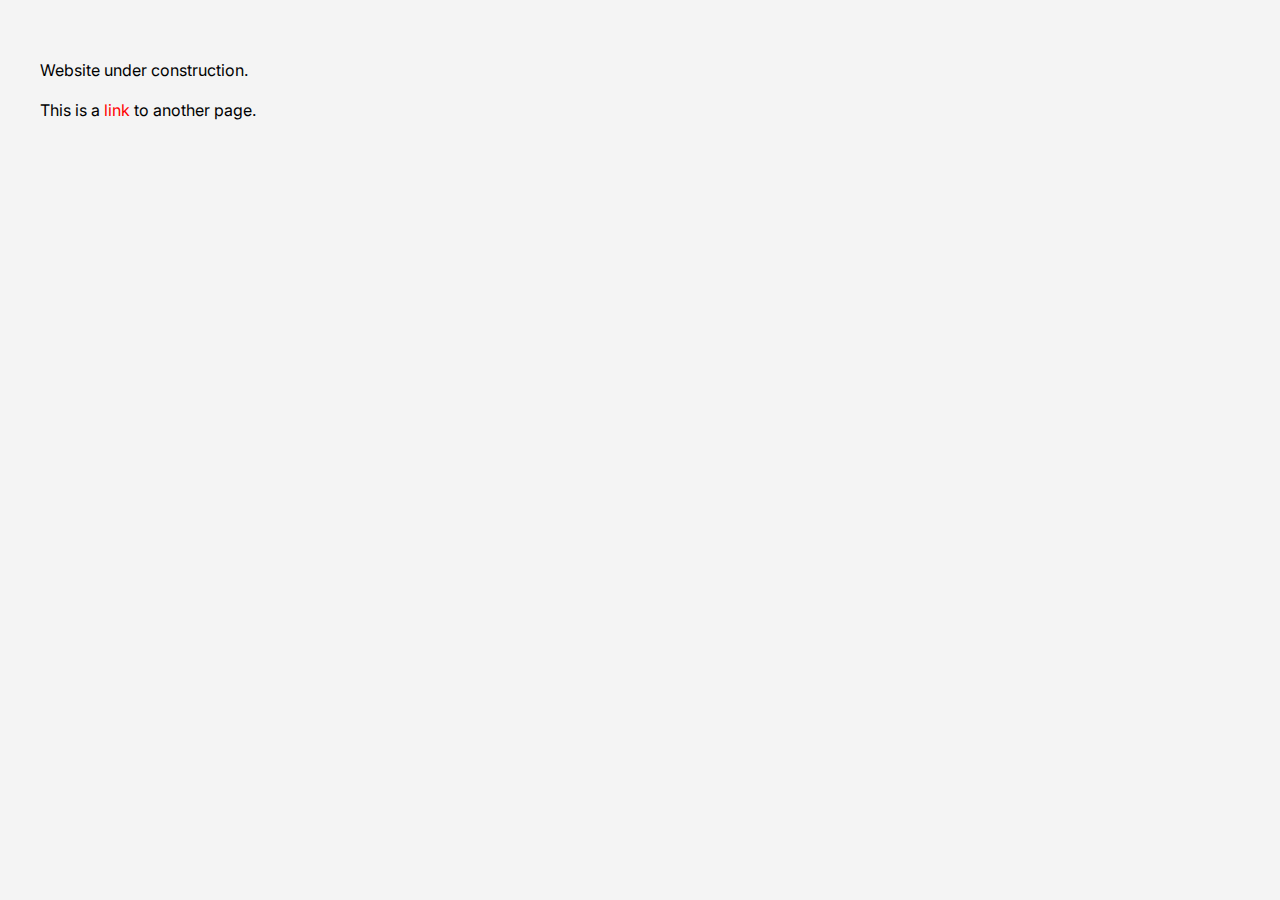
<file: index.html>
<!DOCTYPE html>
<html lang="en">
  <head>
    <meta charset="UTF-8" />
    <meta name="viewport" content="width=device-width, initial-scale=1.0" />
    <title>Portfolio | Kyle Strachan</title>
    <link rel="stylesheet" href="./css/styles.css" />
    <link
      rel="stylesheet"
      href="https://fonts.googleapis.com/css?family=Inter:100,300,400,700"
      type="text/css"
      media="all"
    />
  </head>
  <body>
    <p>Website under construction.</p>
    <p>This is a <a href="/test.html">link</a> to another page.</p>
  </body>
</html>
</file>
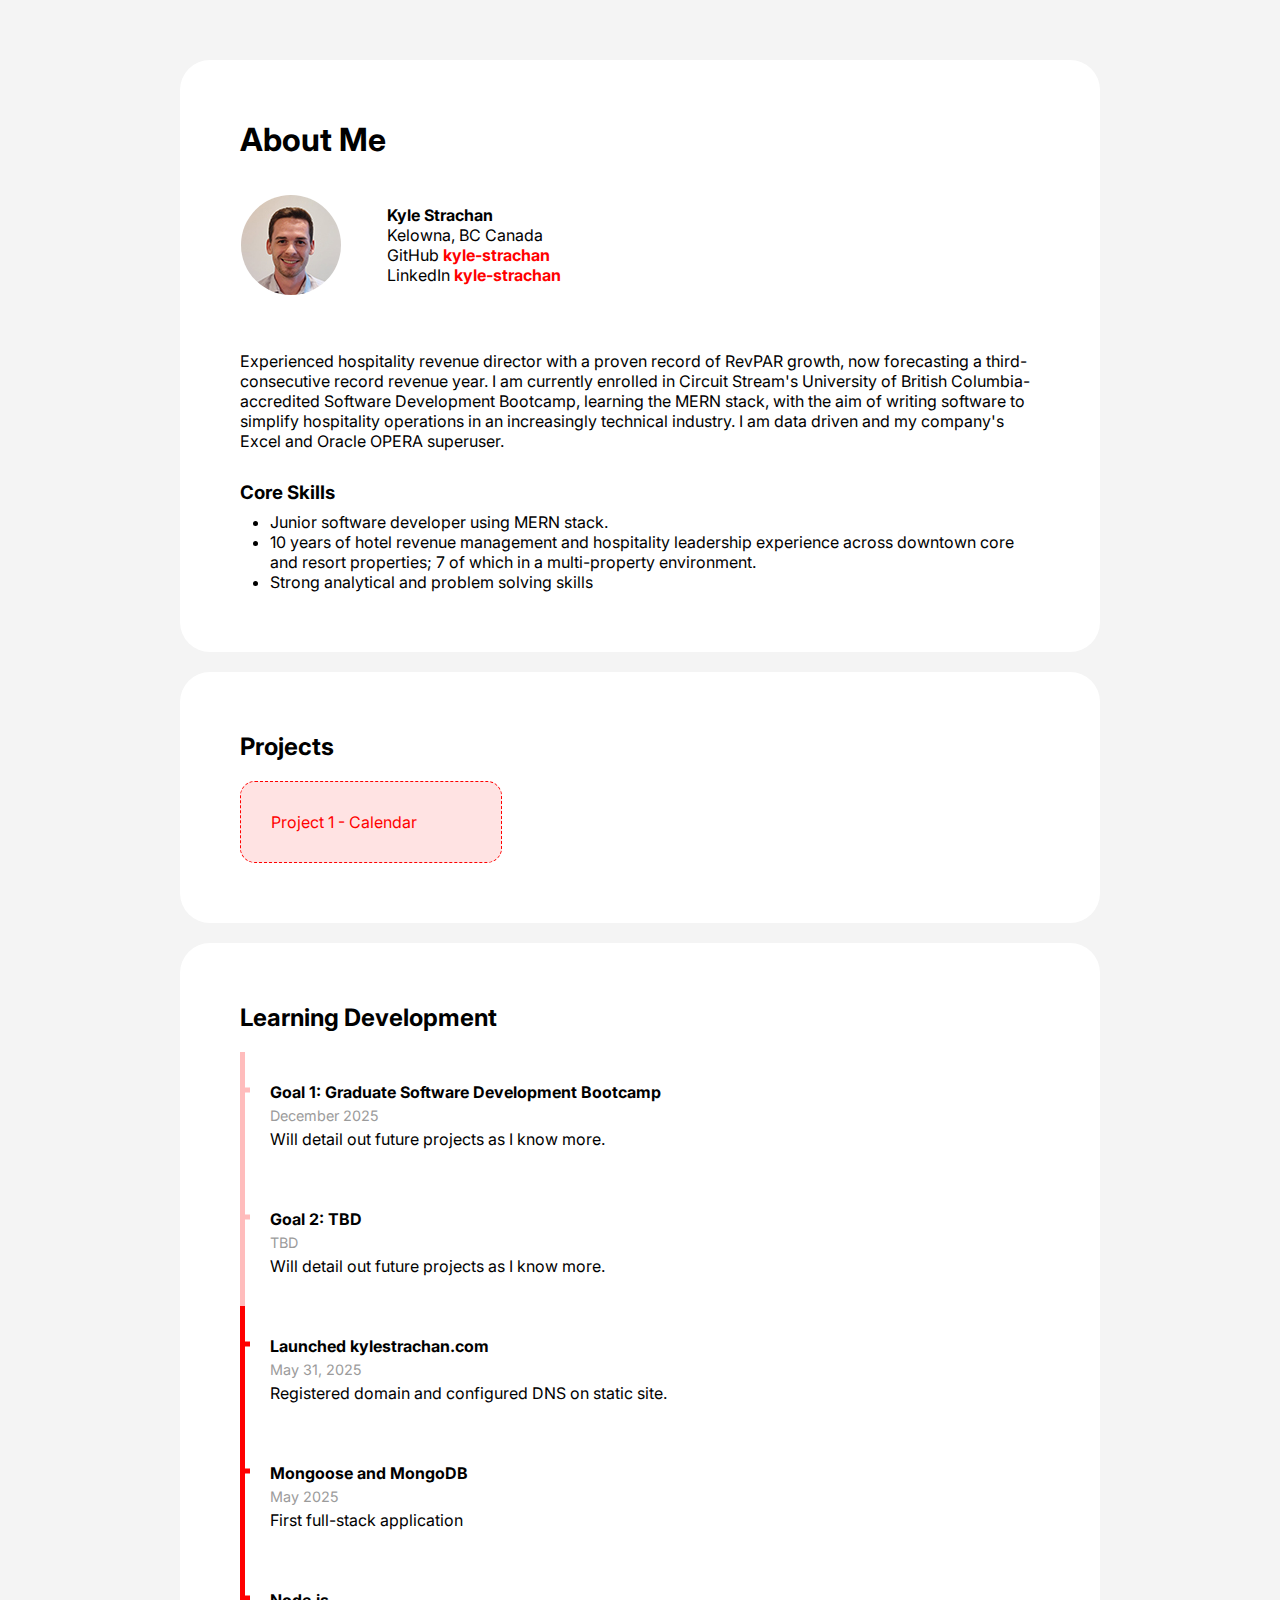
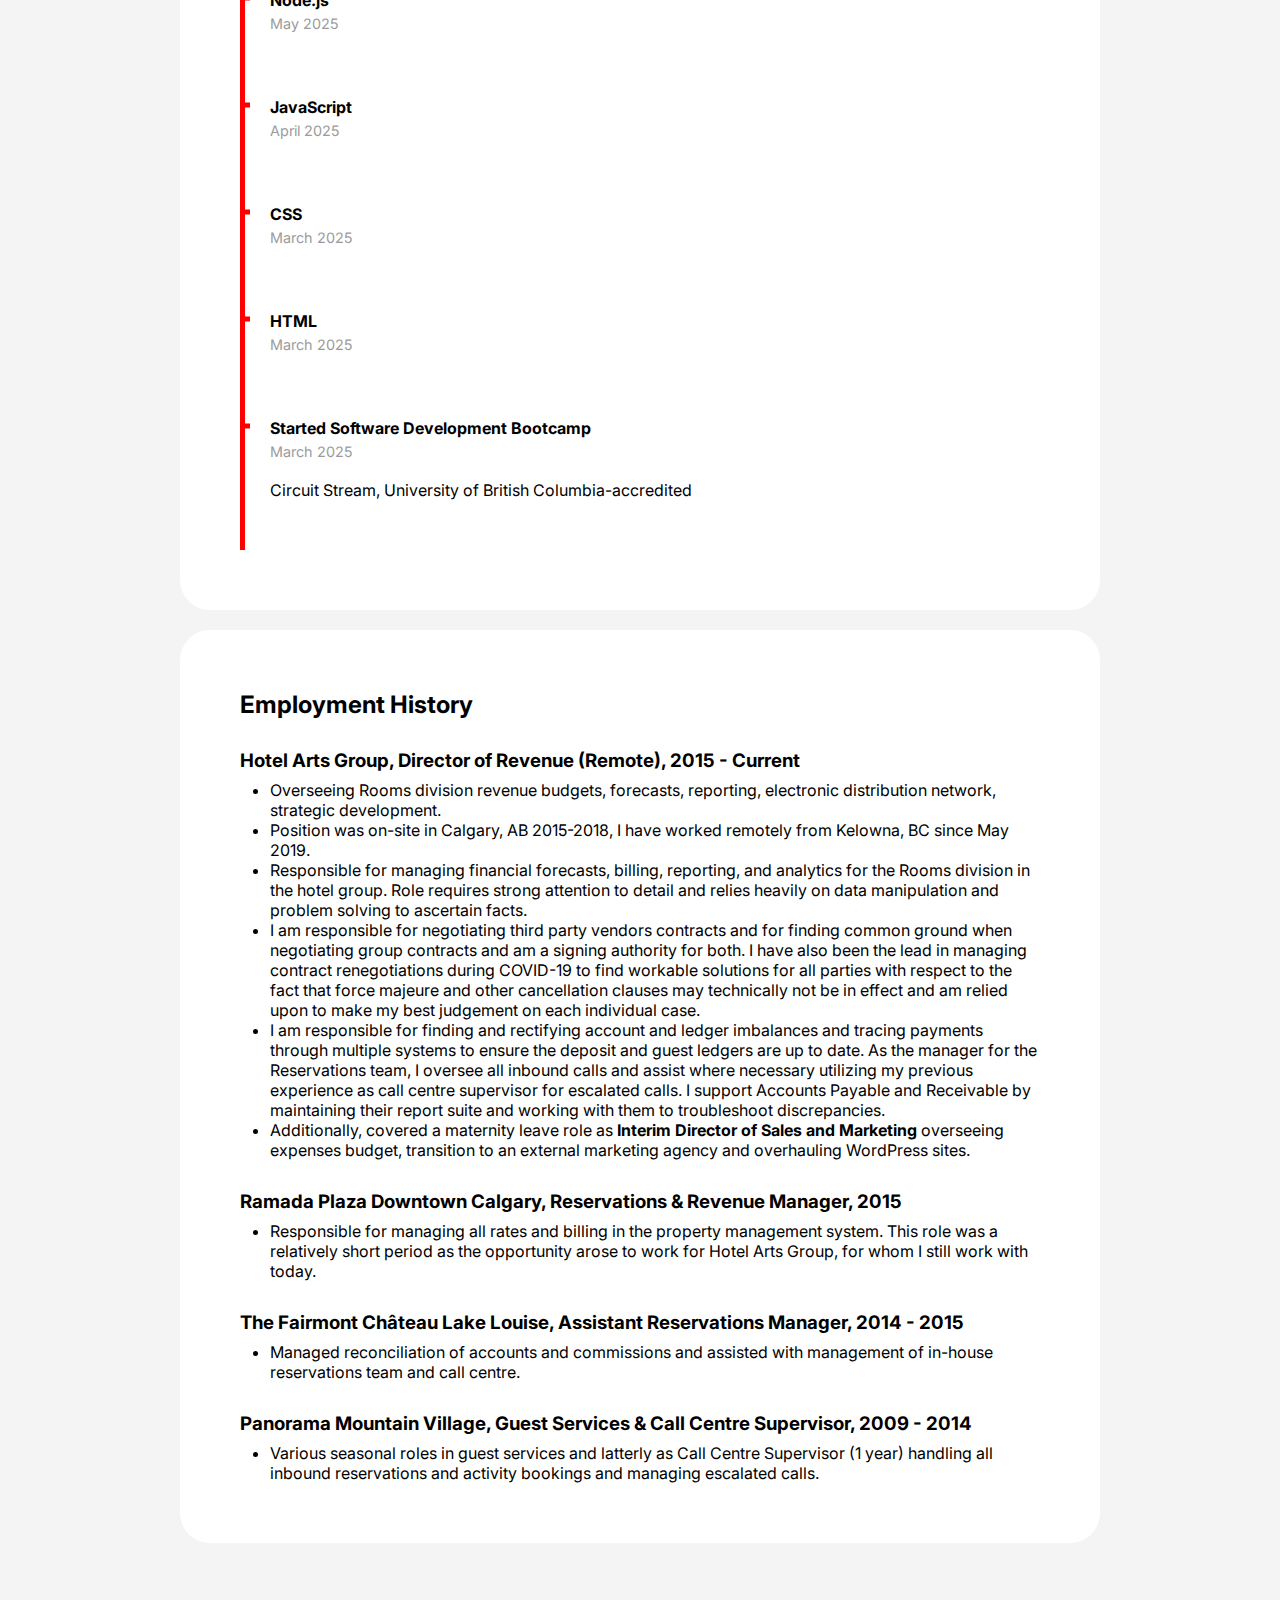
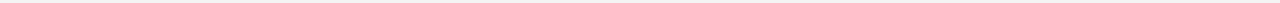
<file: about.html>
<!DOCTYPE html>
<html lang="en">
  <head>
    <meta charset="UTF-8" />
    <meta name="viewport" content="width=device-width, initial-scale=1.0" />
    <title>Portfolio | Kyle Strachan</title>
    <link
      rel="stylesheet"
      href="https://fonts.googleapis.com/css?family=Inter:100,300,400,700"
      type="text/css"
      media="all"
    />
    <link rel="stylesheet" href="./css/styles.css?v=1.0" />
  </head>
  <body>
    <div class="container">
      <h1>About Me</h1>
      <div class="profile-cols">
        <div class="profile-picture">
          <img src="./images/kyle-strachan.jpg" alt="Kyle Strachan" />
        </div>
        <div class="profile-details">
          <div><b>Kyle Strachan</b></div>
          <div>Kelowna, BC Canada</div>
          <div>
            GitHub
            <a href="https://github.com/kyle-strachan" target="_blank"
              ><b>kyle-strachan</b></a
            >
          </div>
          <div>
            LinkedIn
            <a href="https://www.linkedin.com/in/kyle-strachan/" target="_blank"
              ><b>kyle-strachan</b></a
            >
          </div>
        </div>
      </div>
      <p>
        Experienced hospitality revenue director with a proven record of RevPAR
        growth, now forecasting a third-consecutive record revenue year. I am
        currently enrolled in Circuit Stream's University of British
        Columbia-accredited Software Development Bootcamp, learning the MERN
        stack, with the aim of writing software to simplify hospitality
        operations in an increasingly technical industry. I am data driven and
        my company's Excel and Oracle OPERA superuser.
      </p>
      <h3>Core Skills</h3>
      <ul>
        <li>Junior software developer using MERN stack.</li>
        <li>
          10 years of hotel revenue management and hospitality leadership
          experience across downtown core and resort properties; 7 of which in a
          multi-property environment.
        </li>
        <li>Strong analytical and problem solving skills</li>
      </ul>
    </div>
    <div class="container">
      <div>
        <h2>Projects</h2>
        <div class="project-blocks">
          <a href="./portfolio/calendar/calendar.html" target="_blank"
            ><div class="project">Project 1 - Calendar</div></a
          >
        </div>
      </div>
    </div>
    <div class="container">
      <h2>Learning Development</h2>
      <div class="timeline-block timeline-future">
        <div class="timeline-future-tick">
          <h4>Goal 1: Graduate Software Development Bootcamp</h4>
          <p class="timeline-date">December 2025</p>
          Will detail out future projects as I know more.
        </div>
      </div>
      <div class="timeline-block timeline-future">
        <div class="timeline-future-tick">
          <h4>Goal 2: TBD</h4>
          <p class="timeline-date">TBD</p>
          Will detail out future projects as I know more.
        </div>
      </div>
      <div class="timeline-block">
        <div class="timeline-tick">
          <h4>Launched kylestrachan.com</h4>
          <p class="timeline-date">May 31, 2025</p>
          Registered domain and configured DNS on static site.
        </div>
      </div>
      <div class="timeline-block">
        <div class="timeline-tick">
          <h4>Mongoose and MongoDB</h4>
          <p class="timeline-date">May 2025</p>
          First full-stack application
        </div>
      </div>
      <div class="timeline-block">
        <div class="timeline-tick">
          <h4>Node.js</h4>
          <p class="timeline-date">May 2025</p>
        </div>
      </div>
      <div class="timeline-block">
        <div class="timeline-tick">
          <h4>JavaScript</h4>
          <p class="timeline-date">April 2025</p>
        </div>
      </div>
      <div class="timeline-block">
        <div class="timeline-tick">
          <h4>CSS</h4>
          <p class="timeline-date">March 2025</p>
        </div>
      </div>
      <div class="timeline-block">
        <div class="timeline-tick">
          <h4>HTML</h4>
          <p class="timeline-date">March 2025</p>
        </div>
      </div>
      <div class="timeline-block">
        <div class="timeline-tick">
          <h4>Started Software Development Bootcamp</h4>
          <p class="timeline-date">March 2025</p>
          <p class="description">
            Circuit Stream, University of British Columbia-accredited
          </p>
        </div>
      </div>
    </div>
    <div class="container">
      <div class="history">
        <h2>Employment History</h2>
        <h3>Hotel Arts Group, Director of Revenue (Remote), 2015 - Current</h3>
        <ul>
          <li>
            Overseeing Rooms division revenue budgets, forecasts, reporting,
            electronic distribution network, strategic development.
          </li>
          <li>
            Position was on-site in Calgary, AB 2015-2018, I have worked
            remotely from Kelowna, BC since May 2019.
          </li>
          <li>
            Responsible for managing financial forecasts, billing, reporting,
            and analytics for the Rooms division in the hotel group. Role
            requires strong attention to detail and relies heavily on data
            manipulation and problem solving to ascertain facts.
          </li>
          <li>
            I am responsible for negotiating third party vendors contracts and
            for finding common ground when negotiating group contracts and am a
            signing authority for both. I have also been the lead in managing
            contract renegotiations during COVID-19 to find workable solutions
            for all parties with respect to the fact that force majeure and
            other cancellation clauses may technically not be in effect and am
            relied upon to make my best judgement on each individual case.
          </li>
          <li>
            I am responsible for finding and rectifying account and ledger
            imbalances and tracing payments through multiple systems to ensure
            the deposit and guest ledgers are up to date. As the manager for the
            Reservations team, I oversee all inbound calls and assist where
            necessary utilizing my previous experience as call centre supervisor
            for escalated calls. I support Accounts Payable and Receivable by
            maintaining their report suite and working with them to troubleshoot
            discrepancies.
          </li>
          <li>
            Additionally, covered a maternity leave role as
            <b>Interim Director of Sales and Marketing</b> overseeing expenses
            budget, transition to an external marketing agency and overhauling
            WordPress sites.
          </li>
        </ul>

        <h3>
          Ramada Plaza Downtown Calgary, Reservations & Revenue Manager, 2015
        </h3>
        <ul>
          <li>
            Responsible for managing all rates and billing in the property
            management system. This role was a relatively short period as the
            opportunity arose to work for Hotel Arts Group, for whom I still
            work with today.
          </li>
        </ul>
        <h3>
          The Fairmont Château Lake Louise, Assistant Reservations Manager, 2014
          - 2015
        </h3>
        <ul>
          <li>
            Managed reconciliation of accounts and commissions and assisted with
            management of in-house reservations team and call centre.
          </li>
        </ul>
        <h3>
          Panorama Mountain Village, Guest Services & Call Centre Supervisor,
          2009 - 2014
        </h3>
        <ul>
          <li>
            Various seasonal roles in guest services and latterly as Call Centre
            Supervisor (1 year) handling all inbound reservations and activity
            bookings and managing escalated calls.
          </li>
        </ul>
      </div>
    </div>
  </body>
</html>
</file>
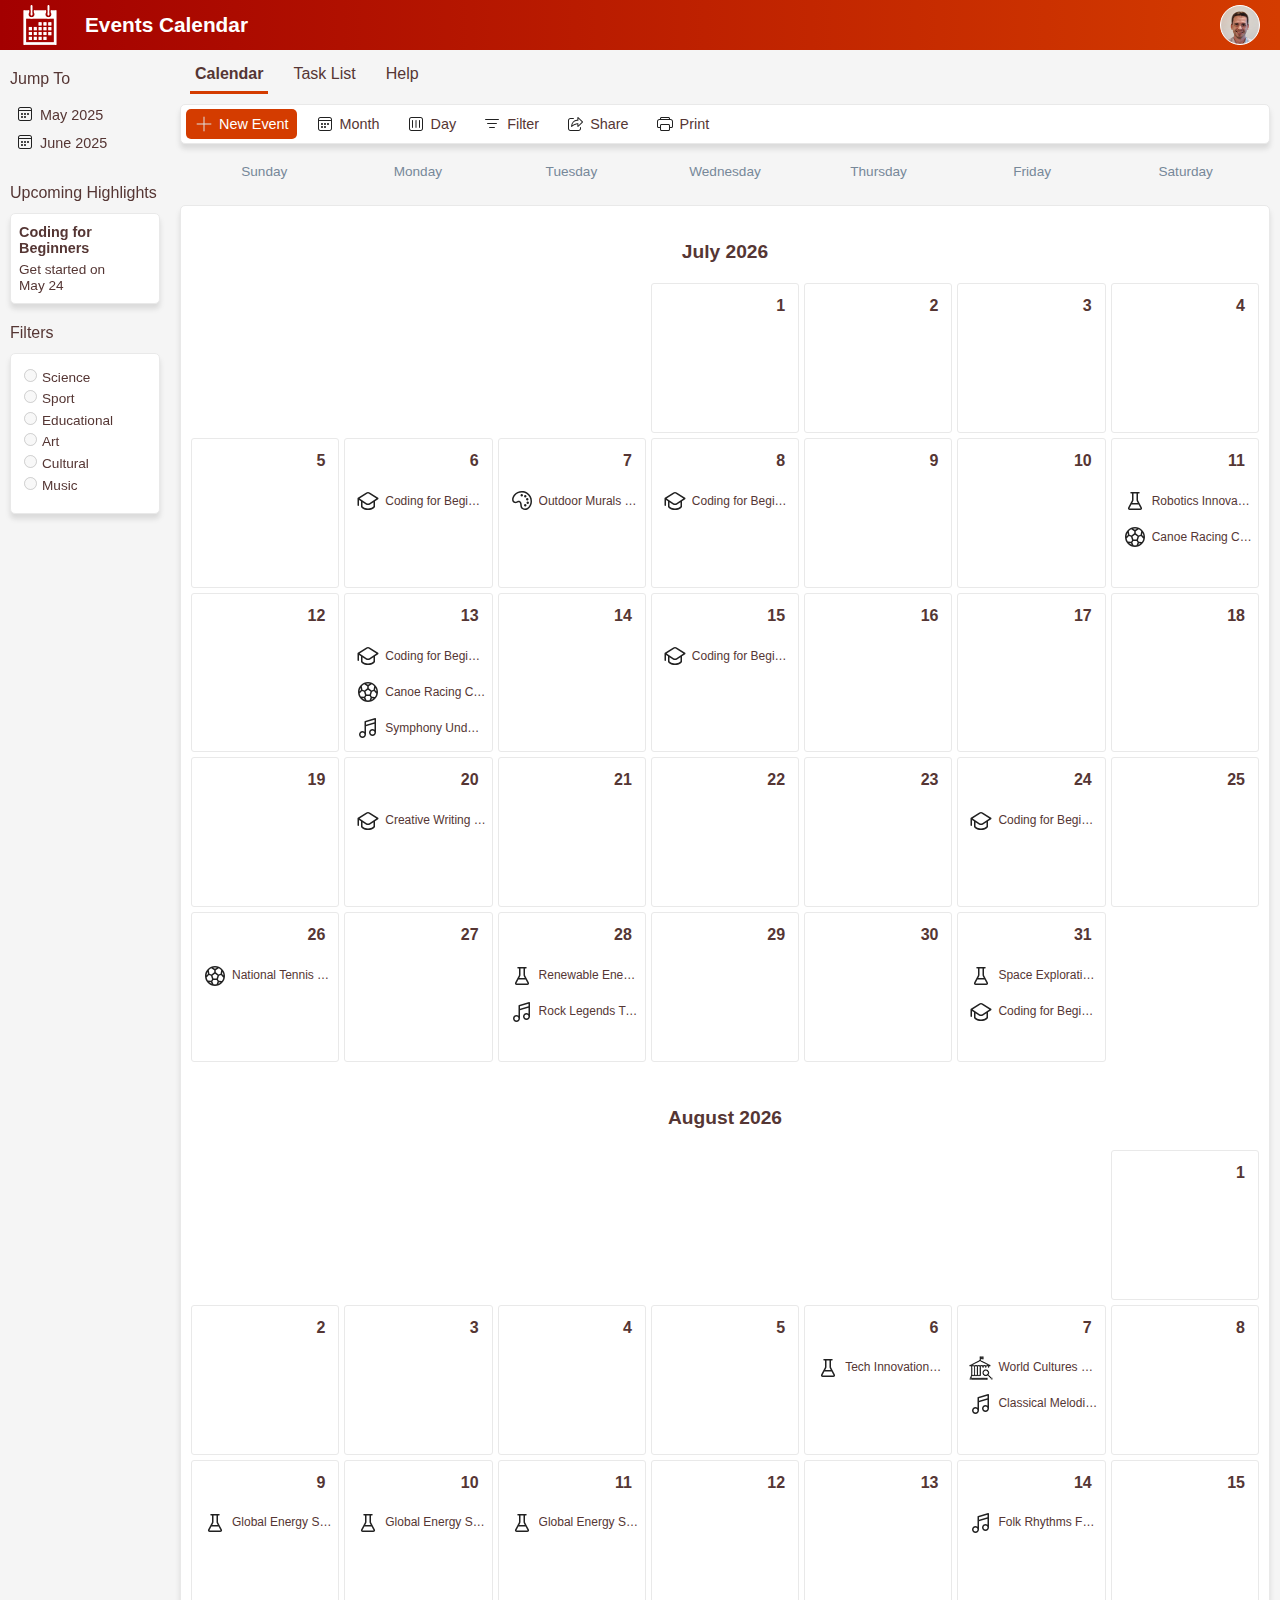
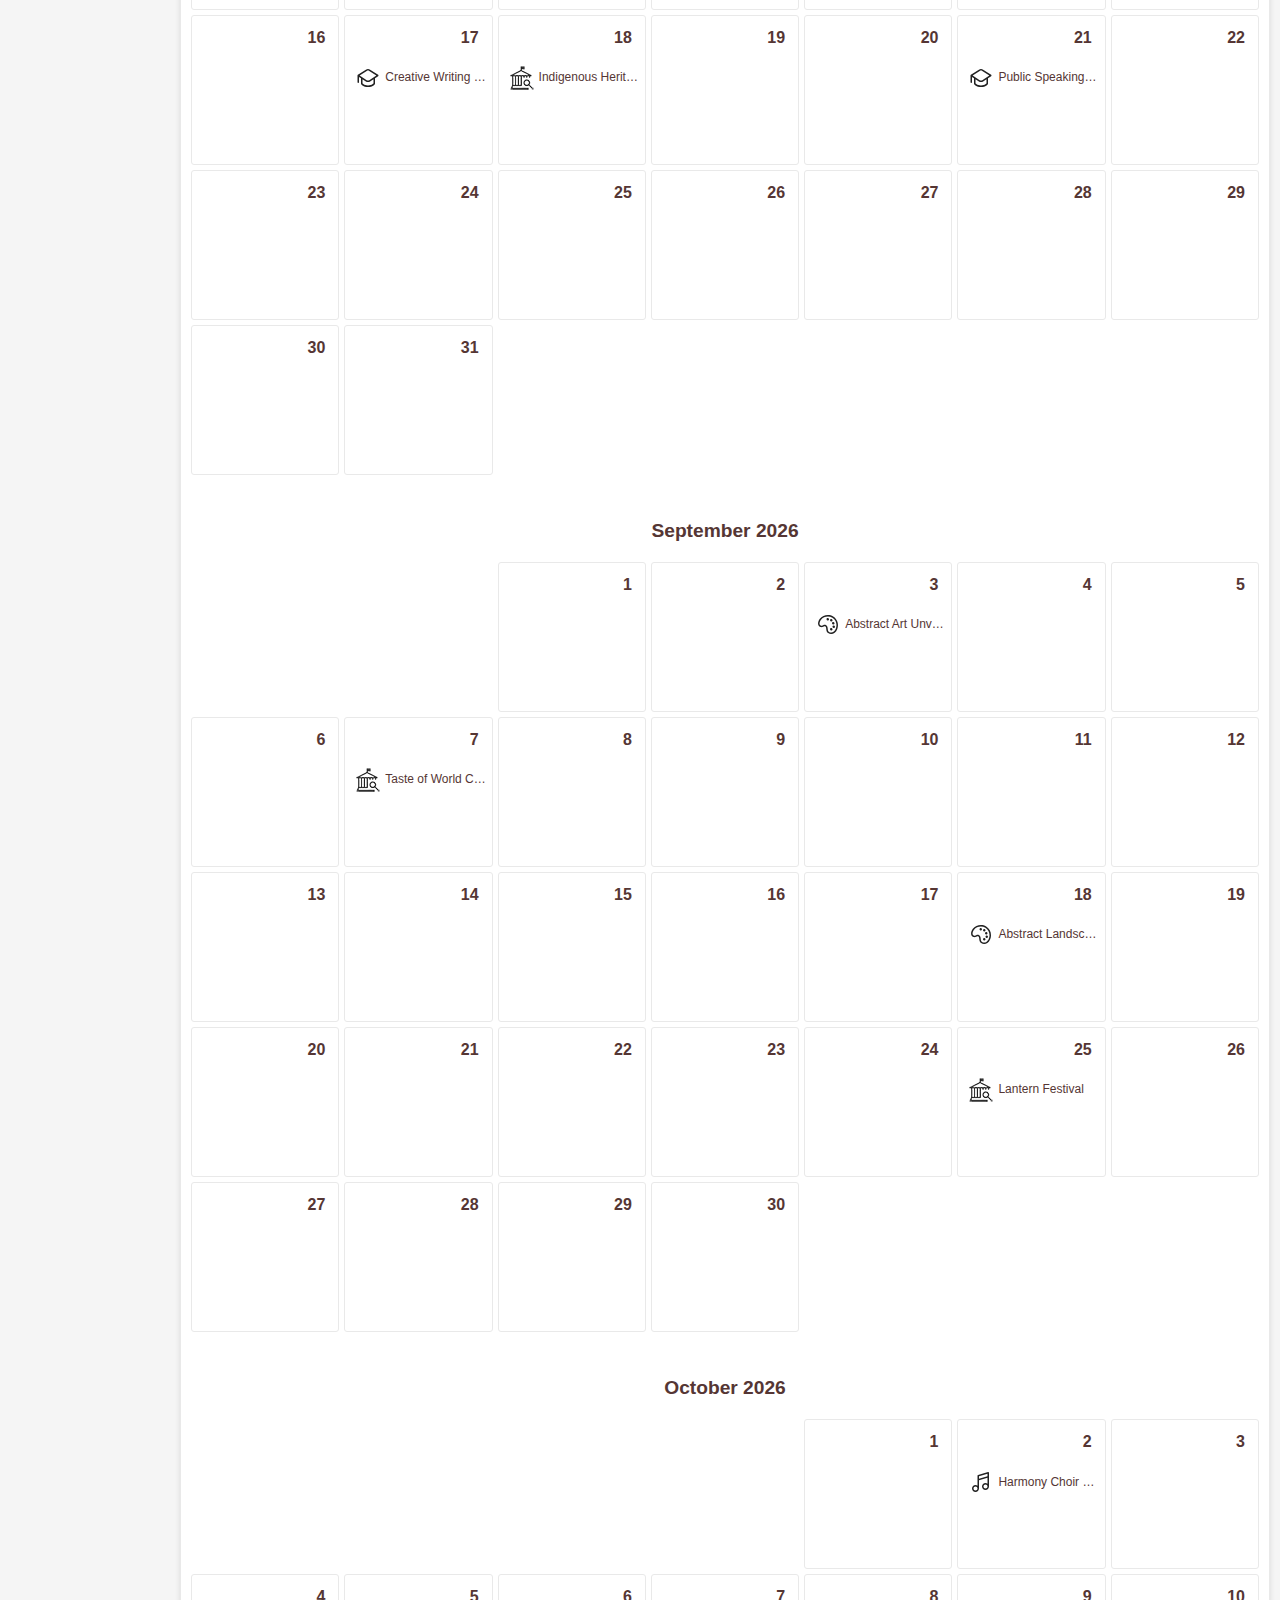
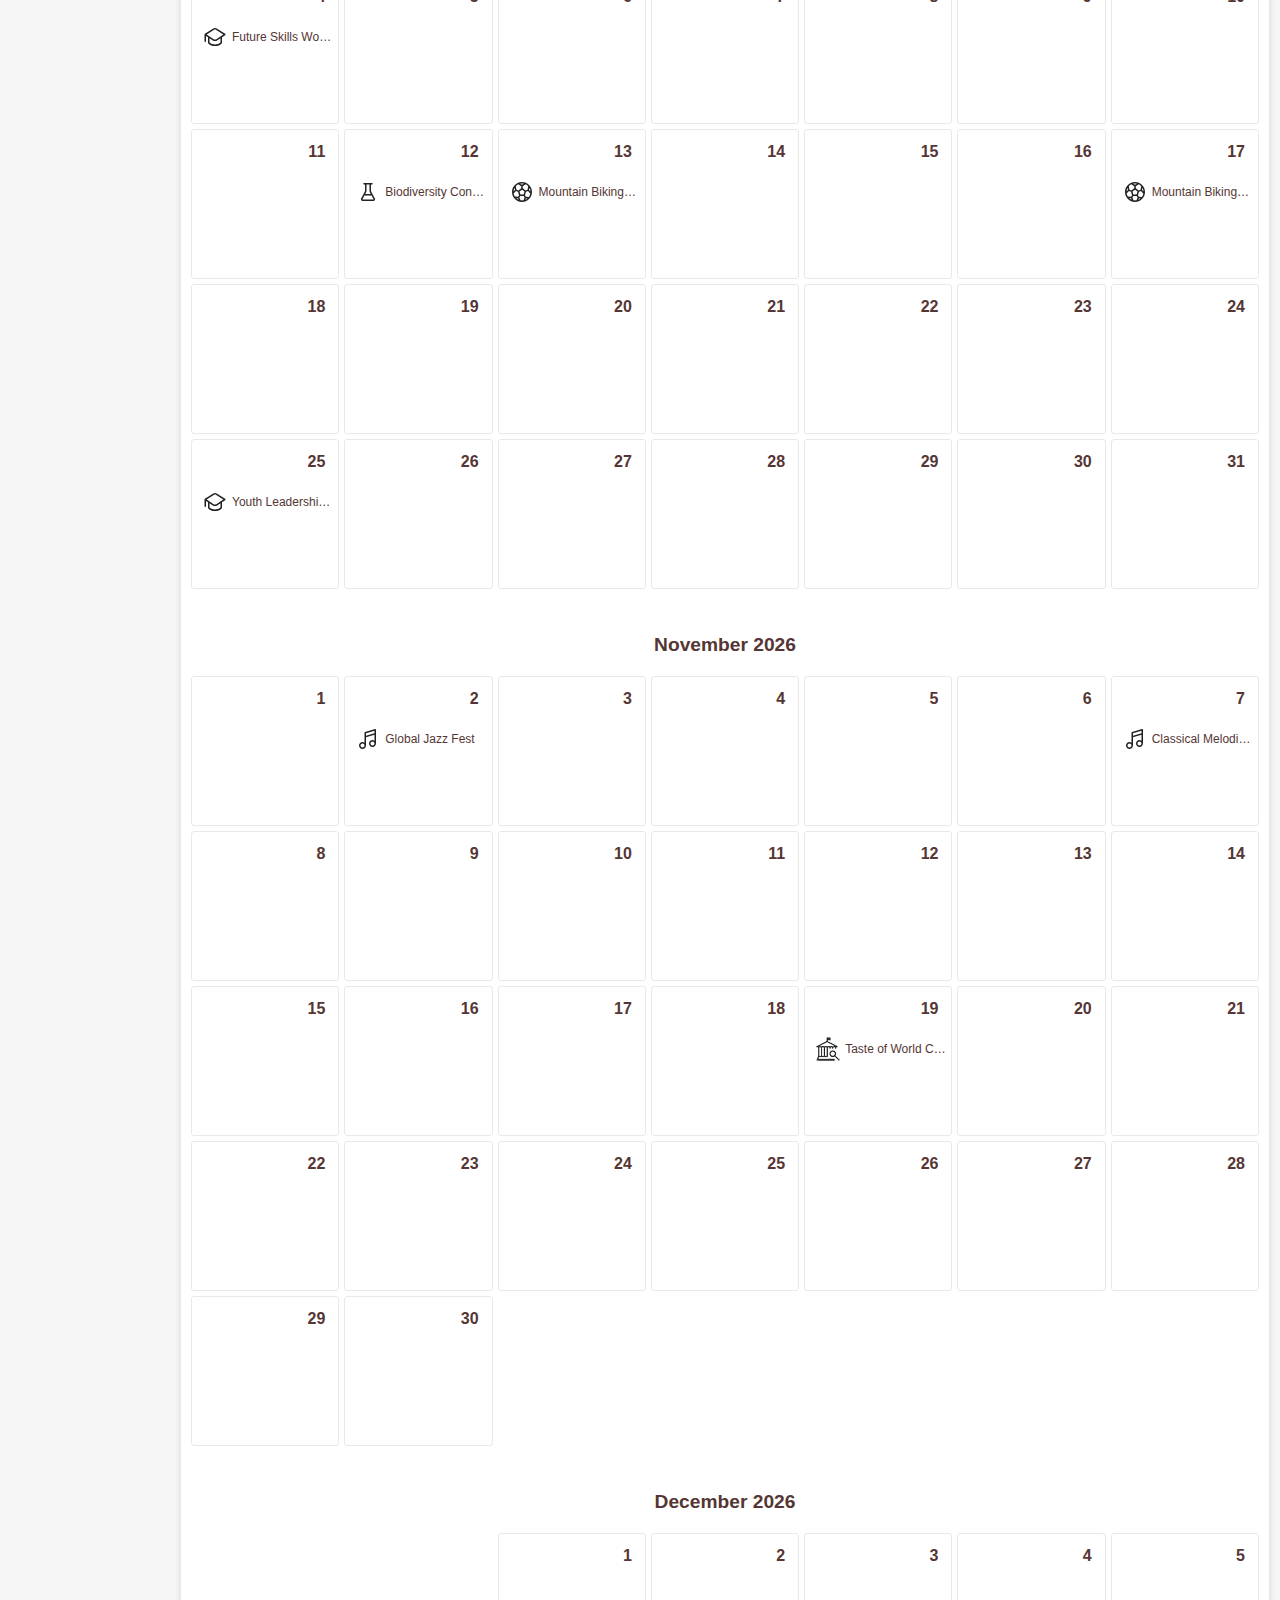
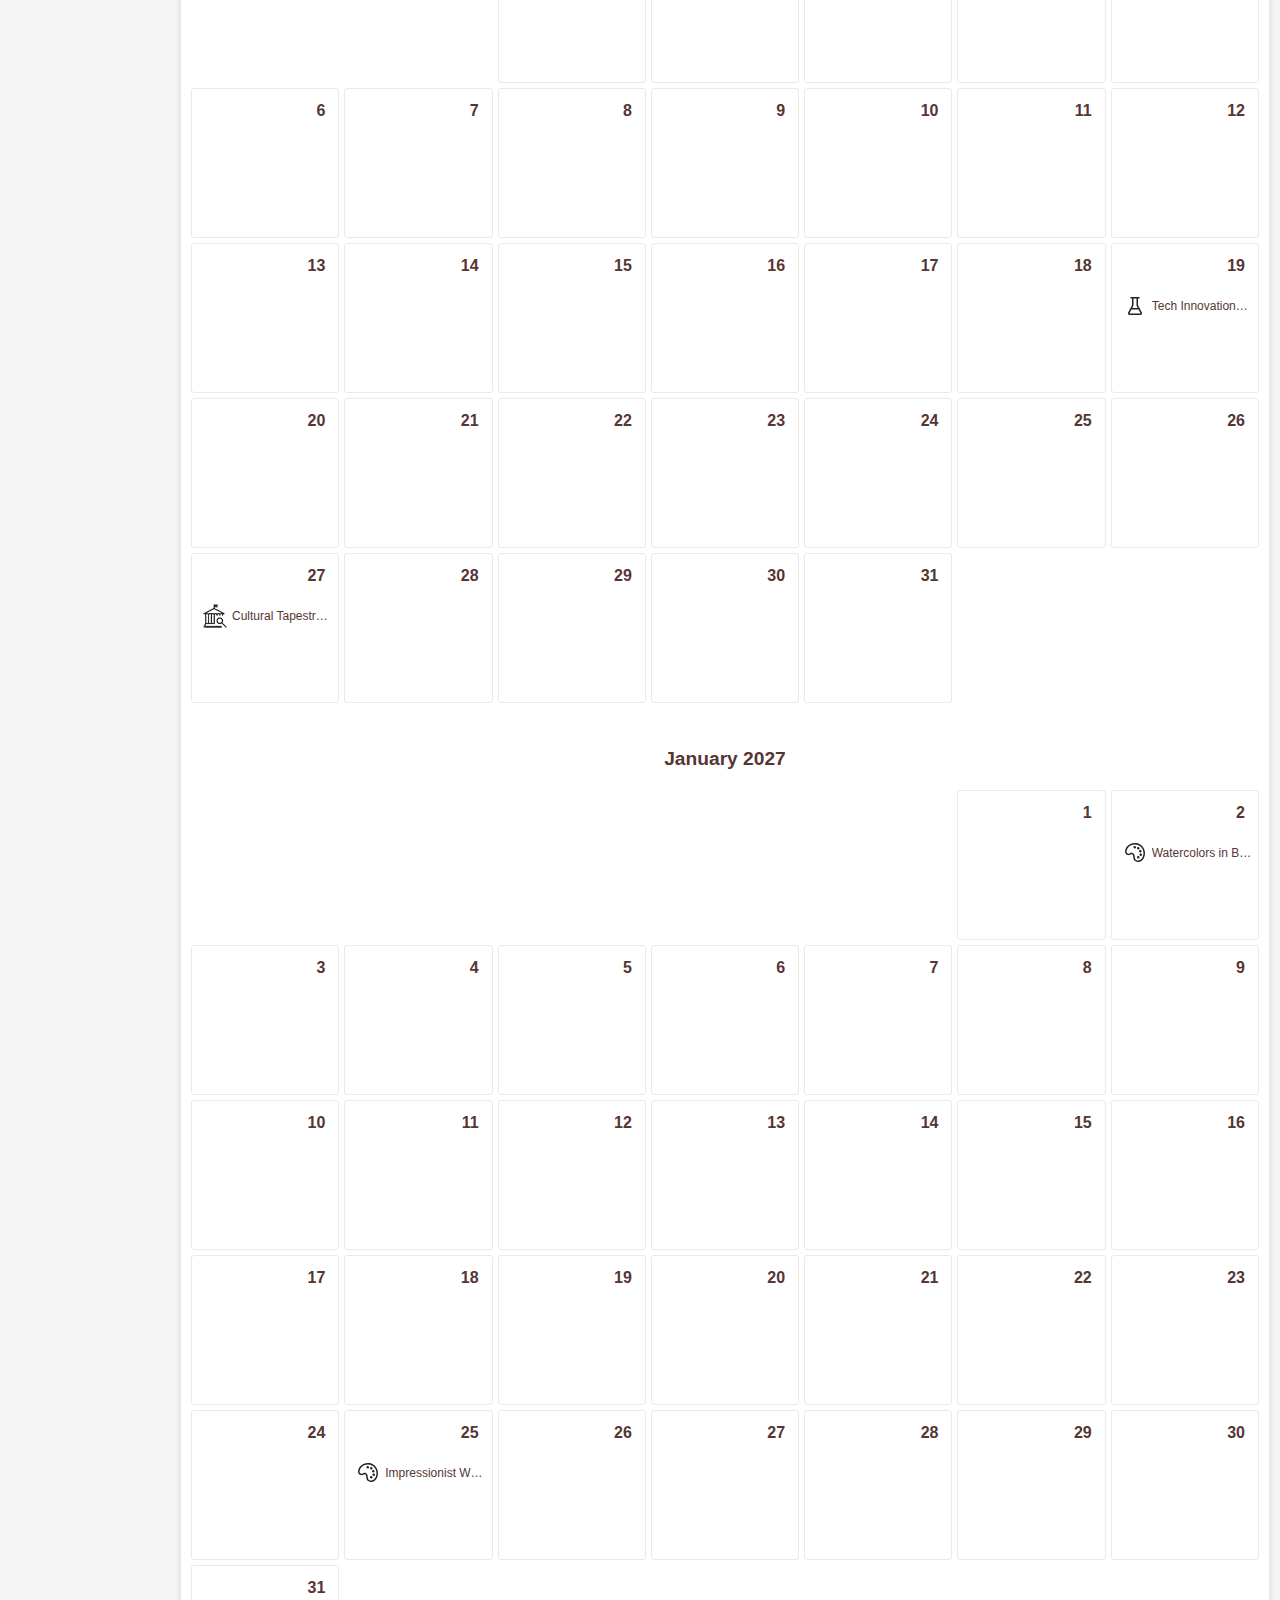
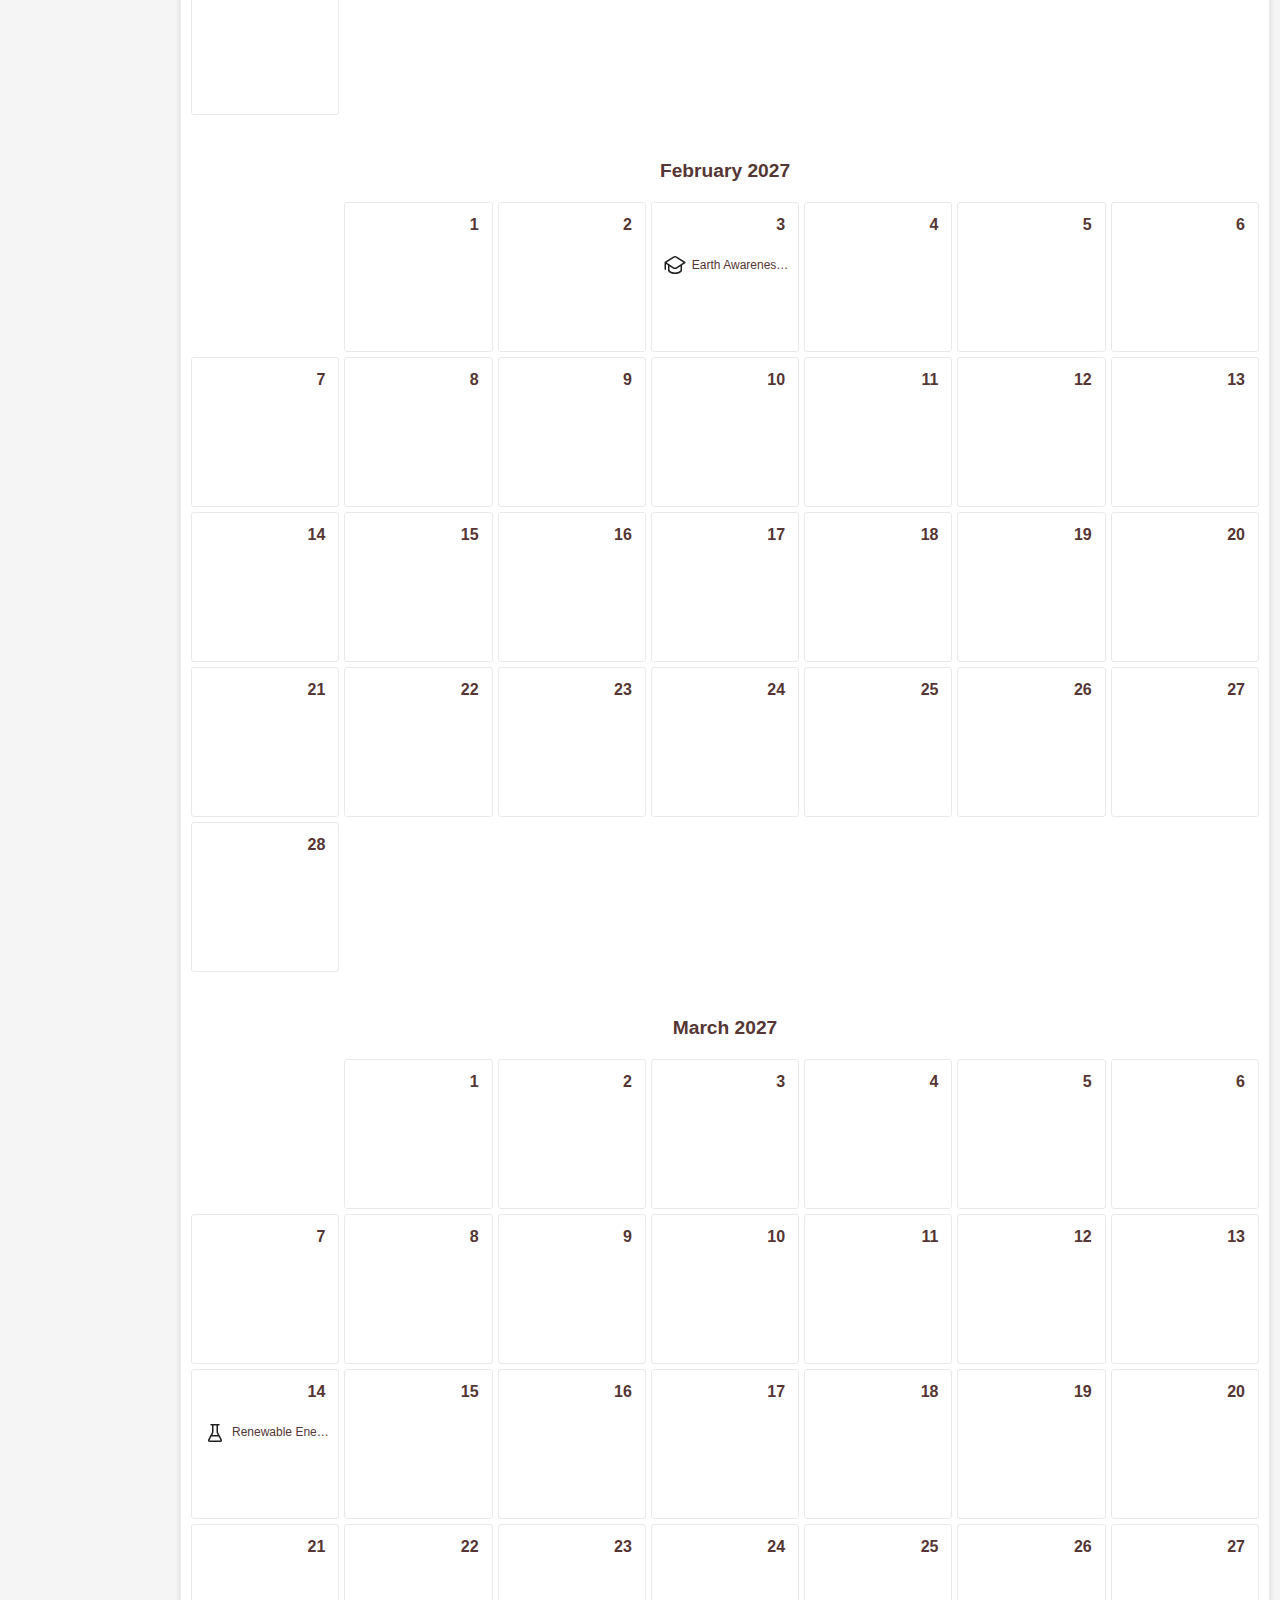
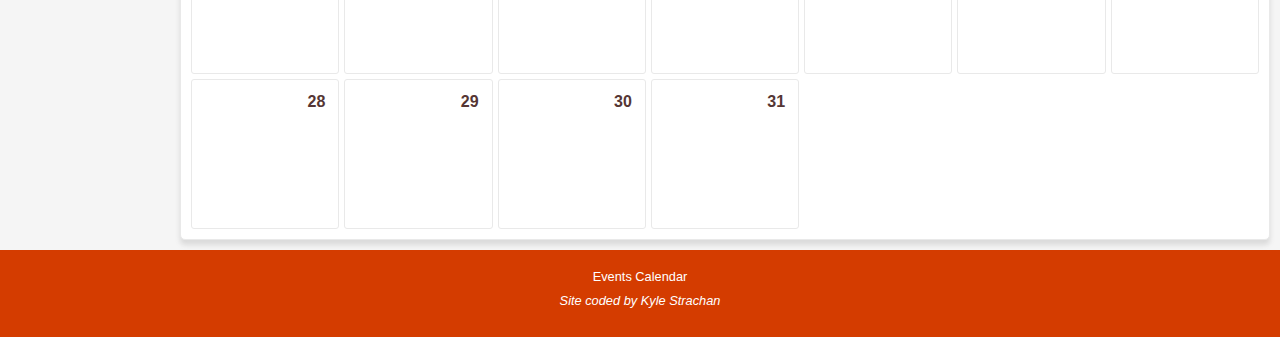
<file: portfolio/calendar/calendar.html>
<!DOCTYPE html>
<html lang="en">
  <head>
    <meta charset="UTF-8" />
    <meta name="viewport" content="width=device-width, initial-scale=1.0" />
    <title>Events Calendar (Main change)</title>
    <link rel="stylesheet" href="./css/normalize.css" />
    <link rel="stylesheet" href="./css/styles.css" />
    <link rel="icon" href="./icons/icon-calendar-20.svg" type="image/x-icon" />
    <script src="./js/main.js" defer></script>
  </head>
  <body>
    <header>
      <div class="branding">
        <img src="./images/brand-logo-40.png" alt="Calendar Logo" />
        <h1>Events Calendar</h1>
      </div>
      <div class="user">
        <img src="./images/user-picture.jpg" alt="Profile picture" />
      </div>
    </header>

    <!-- container-body holds aside plus main calendar viewing pane with flex display -->
    <div class="container-body">
      <aside class="sidebar">
        <div class="sidebar-content">
          <h3>Jump To</h3>
          <ul>
            <!-- Future nice to have: add dynamic labels, hardcoded for now -->
            <li><a href="#grid-month-1">May 2025</a></li>
            <li><a href="#grid-month-2">June 2025</a></li>
          </ul>
          <h3>Upcoming Highlights</h3>
          <div class="highlight">
            <h4>Coding for Beginners</h4>
            Get started on May&nbsp;24
          </div>

          <h3>Filters</h3>
          <div class="filters">
            <form action="#">
              <!-- Filters currently non-functional, for future database fetching use -->
              <fieldset class="aside-filters" disabled>
                <div>
                  <input
                    type="radio"
                    name="filter-event-type"
                    id="filter-science"
                    value="science"
                  /><label for="filter-science">Science</label>
                </div>
                <div>
                  <input
                    type="radio"
                    name="filter-event-type"
                    id="filter-sport"
                    value="sport"
                  /><label for="filter-sport">Sport</label>
                </div>
                <div>
                  <input
                    type="radio"
                    name="filter-event-type"
                    id="filter-educational"
                    value="educational"
                  /><label for="filter-educational">Educational</label>
                </div>
                <div>
                  <input
                    type="radio"
                    name="filter-event-type"
                    id="filter-art"
                    value="art"
                  /><label for="filter-art">Art</label>
                </div>
                <div>
                  <input
                    type="radio"
                    name="filter-event-type"
                    id="filter-cultural"
                    value="cultural"
                  /><label for="filter-cultural">Cultural</label>
                </div>
                <div>
                  <input
                    type="radio"
                    name="filter-event-type"
                    id="filter-music"
                    value="music"
                  /><label for="filter-music">Music</label>
                </div>
              </fieldset>
            </form>
          </div>
        </div>
      </aside>

      <div class="container-main">
        <div class="container-main-fixed">
          <nav>
            <div class="nav">
              <!-- Tabs remain inactive -->
              <ul>
                <li class="nav-active"><a href="#">Calendar</a></li>
                <li><a href="#">Task List</a></li>
                <li><a href="#">Help</a></li>
              </ul>
            </div>
          </nav>
          <div class="container-toolbar">
            <!-- JavaScipt functionality  has been added to New Event, Month and Day buttons -->
            <div class="toolbar">
              <a
                id="btn-add-new-calendar-event"
                href="#"
                class="toolbar-btn-container btn-new"
                title="Add a new event to the calendar."
              >
                <img
                  src="./icons/icon-add.svg"
                  style="filter: invert(100%)"
                  alt="Create New Event"
                />
                <p>New Event</p>
              </a>
              <a
                id="btn-display-by-month"
                href="#"
                class="toolbar-btn-container"
                title="Toggle to sliding month view."
              >
                <img
                  src="./icons/icon-calendar-20.svg"
                  alt="Icon showing month"
                />
                <p>Month</p>
              </a>
              <a
                id="btn-display-by-day"
                href="#"
                class="toolbar-btn-container"
                title="Toggle to daily view."
              >
                <img
                  src="./icons/icon-calendar-week-20.svg"
                  alt="Icon showing day"
                />
                <p>Day</p>
              </a>
              <a
                href="#"
                class="toolbar-btn-container"
                title="Choose what types of events you'd like to view."
              >
                <img src="./icons/icon-filter-20.svg" alt="Filter icon" />
                <p>Filter</p>
              </a>
              <a
                href="#"
                class="toolbar-btn-container"
                title="Share this calendar by email."
              >
                <img src="./icons/icon-share-20.svg" alt="Share icon" />
                <p>Share</p>
              </a>
              <a
                href="#"
                class="toolbar-btn-container"
                title="Print this calendar."
              >
                <img src="./icons/icon-print-20.svg" alt="Print icon" />
                <p>Print</p>
              </a>
            </div>
          </div>
          <div id="calendar-headers" class="calendar-header-grid">
            <div>Sunday</div>
            <div>Monday</div>
            <div>Tuesday</div>
            <div>Wednesday</div>
            <div>Thursday</div>
            <div>Friday</div>
            <div>Saturday</div>
          </div>
        </div>
        <div class="container-main-scrollable">
          <div id="calendar" class="calendar">
            <!-- All previous hard-coded calendar content now removed, now dynamically loaded
            via JavaScript from JSON -->
          </div>
        </div>
      </div>
    </div>

    <!-- Overlay, hidden by default -->
    <div id="event-overlay" class="overlay hidden">
      <div class="new-event-overlay">
        <h2>Create New Event</h2>

        <form id="event-form">
          <div>
            <label for="eventTitle">Event Name:</label>
            <input
              type="text"
              id="input-event-title"
              name="eventTitle"
              required
            />
            <div><label for="eventType">Type of Event:</label></div>
            <div>
              <select id="input-event-type" name="eventType">
                <option value="art">Art</option>
                <option value="cultural">Cultural</option>
                <option value="educational">Educational</option>
                <option value="music">Music</option>
                <option value="science">Science</option>
                <option value="sport">Sport</option>
              </select>
            </div>
          </div>
          <div>
            <div class="inputLabel">
              <label for="eventDate">Event Date:</label>
            </div>
            <div class="inputField">
              <input
                type="date"
                id="input-event-date"
                name="input-event-date"
                required
              />
            </div>
          </div>
          <p id="overlay-error-message"></p>
          <div class="button-group">
            <button id="btn-add-event-from-overlay" type="submit">
              Add Event
            </button>
            <button id="btn-close-new-event">Cancel</button>
          </div>
        </form>
      </div>
    </div>

    <footer>
      <div class="footer-detail">
        <p>Events Calendar</p>
        <div class="footer-coder"><p>Site coded by Kyle Strachan</p></div>
      </div>
    </footer>
  </body>
</html>
</file>
<file: css/styles.css>
* {
  margin: 0px;
  padding: 0px;
  font-family: Inter, sans-serif;
}

body {
  background: #f4f4f4;
  font-family: sans-serif;
  margin: 0;
  padding: 40px;
}

@media screen and (max-width: 600px) {
  body {
    padding: 30px 20px;
  }
}

h2 {
  margin-bottom: 20px;
}
h3 {
  margin-top: 30px;
  margin-bottom: 8px;
}

p {
  margin-top: 20px;
  margin-bottom: 20px;
}

a {
  text-decoration: none;
  color: red;
}
a:visited {
  color: red;
}

ul {
  margin-left: 30px;
}

.container {
  max-width: 800px;
  /* overflow: hidden; */
  margin: 20px auto;
  background-color: white;
  padding: 60px;
  border-radius: 30px;
}

@media screen and (max-width: 600px) {
  .container {
    padding: 30px 20px;
  }
}

.profile-cols {
  display: flex;
  align-items: center;
}

@media screen and (max-width: 600px) {
  .profile-cols {
    display: block;
  }
}

.profile-picture {
  height: 100px;
  width: 100px;
  border-radius: 50%;
  background-color: white;
  border: 1px solid white;
  margin: 35px 10px 35px 0px;
  overflow: hidden;
  position: relative;
}
.profile-picture img {
  width: 100%;
  height: auto;
  position: absolute;
  top: -10px;
}
.profile-details {
  padding: 35px;
}
@media screen and (max-width: 600px ){
  .profile-details {
    padding: 0px;
  }
}

.project-blocks {
  /* display: flex; */
  gap: 20px;
}

.project {
  padding: 30px;
  background-color: white;
  width: 200px;
  border: 1px dashed red;
  border-radius: 15px;
  background-color: rgb(255, 227, 227);
}
.project:hover {
  background-color: #ffbcbc;
}

.timeline-block {
  display: flex;
  border-left: 5px solid red;
  max-width: 700px;
}

.timeline-future {
  border-left: 5px solid #ffbcbc;
}

.timeline-tick > h4 {
  margin: 0px;
}

.timeline-future-tick > h4 {
  margin: 0px;
}

p.timeline-item {
  margin: 0;
  margin-right: 10px;
  padding: 0;
}

.timeline-tick {
  position: relative;
  padding: 30px 0 30px 25px;
  min-height: 40px;
}

.timeline-future-tick {
  position: relative;
  padding: 30px 0 30px 25px;
  min-height: 40px;
}

.timeline-tick::before {
  content: "";
  position: absolute;
  left: 0;
  top: 38px;
  transform: translateY(-50%);
  width: 5px;
  height: 5px;
  background-color: red;
}

.timeline-future-tick::before {
  content: "";
  position: absolute;
  left: 0;
  top: 38px;
  transform: translateY(-50%);
  width: 5px;
  height: 5px;
  background-color: #ffbcbc;
}

.timeline-heading {
  font-weight: 700;
}
.timeline-date {
  color: #9b9b9b;
  font-size: 0.9rem;
  margin: 5px 0 5px 0;
}
</file>
<file: portfolio/calendar/css/styles.css>
:root {
    --scheme-grey: #F5F5F5;
    --scheme-grey-hover: #dbdbdb;
    --scheme-panel: #ffffff;
    --scheme-panel-border: #E9E9E9;
    --scheme-primary: #d43c00;
    --scheme-primary-bg: #d6edff;
    --scheme-primary-hover:rgb(255, 60, 0);
    --scheme-box-shadow: rgba(116, 116, 116, 0.2);
    --default-color: #553634;
    --header-height: 50px;
}

*,
*::before,
*::after {
  box-sizing: border-box;
  margin: 0;
  padding: 0;
}

/* Standard font definitions */
body, p, h1, h2, h3, h4, h5, h6 {
    font-size: 16px;
    font-family: 'Segoe UI', Tahoma, Geneva, Verdana, sans-serif;
    color: var(--default-color);
    margin: 0;
}
h1 {
    font-size: 1.3rem;
    color: white;
}
h2 {
    font-size: 1.2rem;
    margin-top: 35px;
    margin-bottom: 10px;
}
h3 {
    font-size: 1.0rem;
    font-weight: 500;
    margin-top: 20px;
    margin-bottom: 10px;
}
h4 {
    font-size: 0.9rem;
    margin: 0px 0px 5px 0px;
}
a {
    color: var(--default-color);
    text-decoration: none;
}
a:visited {
    color: var(--default-color);
}

body {
    width: 100%;
}

/* Styles for sticky header */
header {
    width: 100%;
    min-width: 770px;
    height: var(--header-height);
    padding: 10px;
    background: linear-gradient(
        to right,
        #a30000,
    var(--scheme-primary)
        );
    position: sticky;
    top: 0px;
    display: flex;
    align-items: center;
    justify-content: space-between;
    z-index: 999;
}
.branding {
    display: flex;
    gap: 25px;
    align-items: center;
    margin-left: 10px;
}
.user {
    height: 40px;
    width: 40px;
    border-radius: 20px;
    background-color: white;
    border: 1px solid white;
    margin-right: 10px;
    overflow: hidden;
    position: relative;
}
.user img {
    width: 100%;
    height: auto;
    position: absolute;
    top: -3px;
}

/* Section containers */
.container-body {
    /* Contains all sections except the header */
    display: flex;
}

/* Define all sidebar elements */
.sidebar {
    max-width: 170px;
    min-width: 170px;
    padding: 10px;
    background-color: var(--scheme-grey);
}
@media screen and (max-width: 950px) {
    .sidebar {
        display: none;
    }
}
.sidebar-content {
    position: fixed;
    width: 150px;
    top: var(--header-height);
}
.sidebar ul {
    list-style: none;
    padding: 5px;
    line-height: 1.5rem;
    margin: 0px;
}
.sidebar ul a {
    font-size: 0.9rem;
    vertical-align: 4px;
}
.sidebar ul a:hover {
    font-weight: bold;
}
.sidebar li::before {
    content: url('../icons/icon-calendar-20.svg');
    margin-right: 5px;
}
.sidebar-content > div {
    padding: 10px 8px;
    margin-bottom: 10px;
    background-color: var(--scheme-panel);
    border: 1px solid var(--scheme-panel-border);
    border-radius: 5px;
    box-shadow: 0px 5px 5px var(--scheme-box-shadow);
    font-size: 0.85rem;
}
.sidebar .filters div {
    margin-bottom: 5px;
}
fieldset {
    border: 0px solid var(--scheme-primary);
    padding: 5px;
}
fieldset label {
    margin-left: 5px;
}
.aside-filters input {
    margin: 0px;
}

/* Main pane containers */
.container-main {
    width: 100%;
    position: relative;
}
.container-main-fixed {
    position: sticky;
    top: var(--header-height);
    width: 100%;
    min-width: 770px;
    padding: 5px 5px 0px 5px;
    background-color: var(--scheme-grey);
}
.container-main-scrollable {
    display: flex;
    flex-direction: column;
    padding: 5px;
    background-color: var(--scheme-grey);
    min-width: 770px;
}

/* Navigation */
.nav {
    display: block;
    background-color: var(--scheme-grey);
    width: auto;
    margin: 0px;
    padding: 0px 10px;
}
.nav ul {
    list-style: none;
    padding: 5px;
    margin: 0px;
    display: flex;
    gap: 20px;
    justify-content: left;
    align-items: start;
}
.nav li {
    display: block;
}
.nav li a {
    display: block;
    padding: 5px 5px 8px 5px;
}
.nav li:hover {
    border-bottom: 3px solid var(--scheme-primary);
}
.nav li.nav-active {
    font-weight: bold;
    border-bottom: 3px solid var(--scheme-primary);
}

/* Toolbar styling */
.container-toolbar {
    height: 50px;
    padding: 5px;
}
.toolbar {
    background-color: var(--scheme-panel);
    border: 1px solid var(--scheme-panel-border);
    border-radius: 5px;
    height: 40px;
    box-shadow: 0px 5px 5px var(--scheme-box-shadow);
    display: flex;
    align-items: center;
    min-width: 770px;
}
.toolbar-btn-container {
    display: flex;
    margin: 5px 5px;
    height: 30px;
    border-radius: 5px;
    text-decoration: none;
    align-items: center;
    padding: 5px 8px;
    gap: 5px;
}
.toolbar-btn-container p {
    font-size: 0.9rem;
}
.toolbar-btn-container.btn-new {
    background-color: var(--scheme-primary);
}
.toolbar-btn-container.btn-new p {
    color:white;
}
.toolbar-btn-container:hover {
    background-color: var(--scheme-grey-hover);
}
.toolbar-btn-container.btn-new:hover {
    background-color: var(--scheme-primary-hover);
}

/* Calendar headers */
.calendar-header-grid {
    display: grid;
    grid-template-columns: repeat(7, minmax(50px, 1fr));
    gap: 5px;
    padding: 15px;
    justify-items: center;
}
.calendar-header-grid > div {
    font-size: 0.85rem;
    color: lightslategray;
}

/* Calendar styles */
.calendar {
    margin: 5px;
    border-radius: 5px;
    background-color: var(--scheme-panel);
    border: 1px solid var(--scheme-panel-border);
    box-shadow: 0px 5px 5px var(--scheme-box-shadow);
    min-width: 770px;
}
.calendar-month {
    justify-items: center;
    margin: 5px 0px;
}
.calendar-grid {
    display: grid;
    grid-template-columns: repeat(7, minmax(50px, 1fr));
    /* grid-template-rows: 1fc 1fc; */
    gap: 5px;
    padding: 10px;
}
.calendar-tile {
    background-color: var(--scheme-panel);
    border: 1px solid var(--scheme-panel-border);
    border-radius: 3px;
    min-height: 150px;
}
.calendar-tile:hover {
    background-color: #fceae2;
    border-color: #d42000;
}
.calendar-tile.featured {
    background-color: rgb(255, 233, 237);
}
.calendar-day {
    /* The number of the day */
    display: flex;
    justify-content: end;
    margin: 5px 5px 0px 5px;
    font-weight: bold;
    padding: 8px;
}

/* Activity styles are the individual events on the calendar tiles */
.calendar-activity {
    display: flex;
    border: 1px solid transparent;
    border-radius: 5px;
    padding: 5px;
    align-items: center;
}
.calendar-activity:hover {
    border: 1px dashed black;
}
.calendar-activity-sport:hover {
    background-color: rgb(197, 243, 203);
}
.calendar-activity-art:hover {
    background-color: rgb(243, 197, 197);
}
.calendar-activity-cultural:hover {
    background-color: rgb(202, 197, 243);
}
.calendar-activity-science:hover {
    background-color: rgb(197, 238, 243);
}
.calendar-activity-educational:hover {
    background-color: rgb(243, 238, 197);
}
.calendar-activity-music:hover {
    background-color: rgb(241, 197, 243);
}
.calendar-activity-label {
    /* Controls text truncation point */
    width: 85%;
}
.calendar-activity-label p {
    margin: 0 0 0 5px;
    font-size: 0.75rem;
    white-space: nowrap;
    overflow: hidden;
    text-overflow: ellipsis;
    line-height: 1.2rem;
}
#calendar-activity-label-highlight {
    font-weight: bold;
}
.calendar-activity-grid {
    gap: 5px;
    padding: 5px;
}
@media screen and (max-width: 1200px) {
    .calendar-activity {
        justify-content: center;
    }
    /* Hide labels in mobile */
    .calendar-activity-label {
        display: none;
    }
    .calendar-activity-grid {
        display: grid;
        grid-template-columns: 1fr 1fr;
        grid-template-rows: 1fr 1fr;
        justify-content: center;
    }
}
.calendar-activity-icon {
    /* Maintains width in case an icon doesn't load */
    min-width: 24px;
}

/* Define activity icons */
.calendar-activity-sport .calendar-activity-icon {
    content: url('../icons/icon-sport.svg');
}
.calendar-activity-music .calendar-activity-icon {
    content: url('../icons/icon-music.svg');
}
.calendar-activity-science .calendar-activity-icon {
    content: url('../icons/icon-science.svg');
}
.calendar-activity-art .calendar-activity-icon {
    content: url('../icons/icon-art.svg');
}
.calendar-activity-cultural .calendar-activity-icon {
    content: url('../icons/icon-cultural2.png');
}
.calendar-activity-educational .calendar-activity-icon {
    content: url('../icons/icon-education.svg');
}

/* Footer styles */
footer {
    background-color: var(--scheme-primary);
    min-height: 75px;
    display: flex;
    justify-content: center;
    padding: 20px 0px;
    min-width: 770px;
}
footer p {
    color: white;
    font-size: 0.8rem;
}
.footer-detail {
    text-align: center;
}
.footer-coder {
    text-align: center;
    font-style: italic;
    color: #c2e5ff;
    line-height: 200%;
}
.target-offset {
    scroll-margin-top: 300px;
}


/* Overlay */
.new-event-overlay {
    /* Must appear on top of everything */
    position: fixed;
    width: 300px;
    top: 50%;
    left: 50%;
    transform: translate(-50%, -50%);
    z-index: 999;
    background-color: var(--scheme-grey);
    padding: 20px;
    border: 2px solid var(--scheme-primary);
    border-radius: 5px;
}
.overlay {
    position: fixed;
    top: 0;
    left: 0;
    width: 100vw;
    height: 100vh;
    background: rgba(0,0,0,0.5);
    z-index: 9998;
    pointer-events: auto;
}
.new-event-overlay > h2 {
    margin: 10px 0px 20px 0px;
}
.overlay input {
    margin: 5px 0px 20px 0px;
    width: 100%;
}
.overlay select {
    margin: 5px 0px 20px 0px;
    width: 100%;
}
.overlay .button-group {
    display: flex;
    gap: 20px;
    justify-content: center;
}
.overlay button {
    all: unset;
    color: white;
    background-color: var(--scheme-primary);
    border: 1px solid white;
    padding: 8px 15px;
    cursor: pointer;
    border-radius: 5px;
}
#overlay-error-message {
    color: var(--scheme-primary);
    padding-bottom: 20px;
    overflow-wrap: break-word;
}
.hidden {
    display: none;
}
</file>
